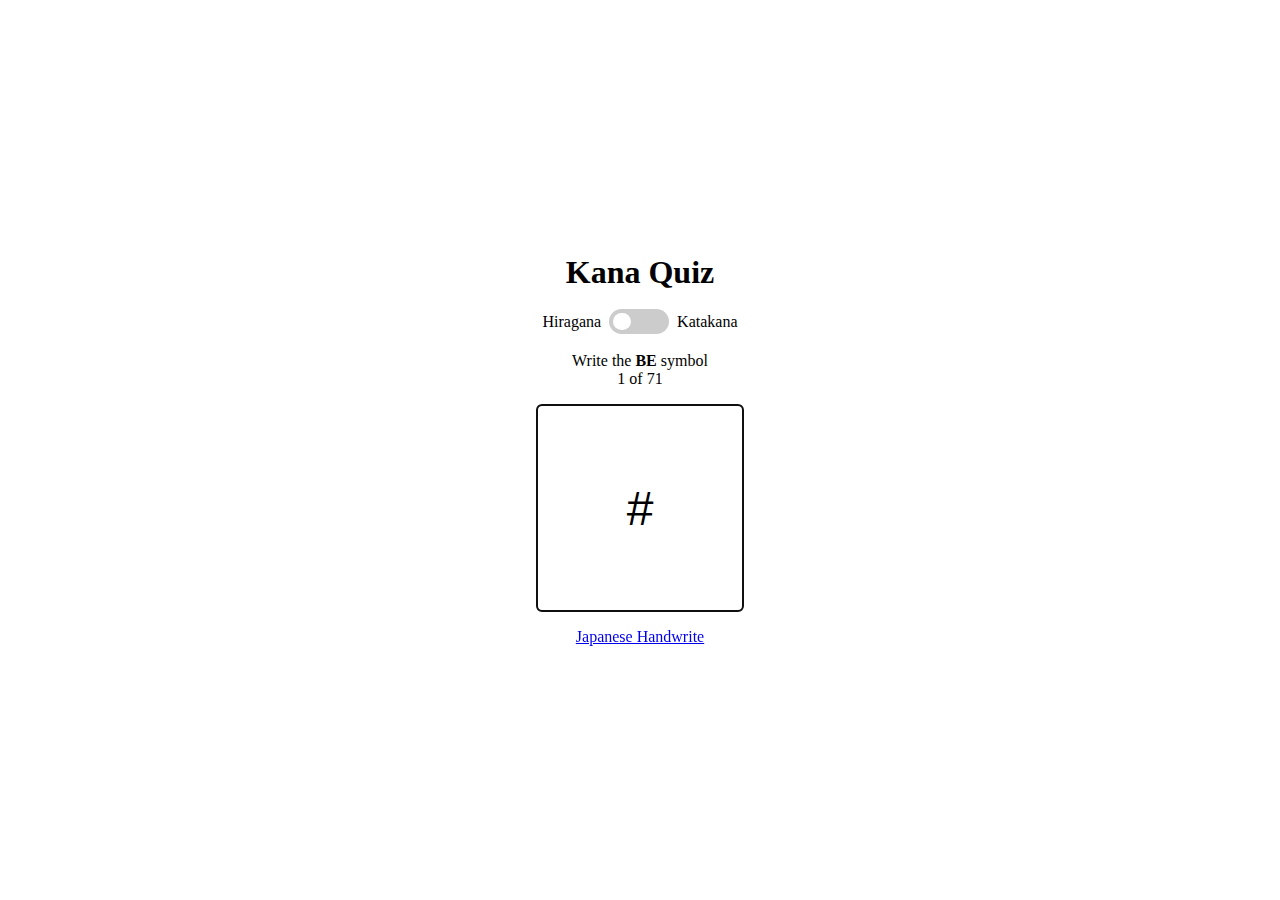
<file: index.html>
<!DOCTYPE html>
<html lang="en">
  <head>
    <meta charset="UTF-8" />
    <meta http-equiv="X-UA-Compatible" content="IE=edge" />
    <meta name="viewport" content="width=device-width, initial-scale=1.0" />
    <title>Kana Quiz</title>
    <link rel="stylesheet" href="style.css" />
  </head>
  <body>
    <h1>Kana Quiz</h1>
    <br />
    <div class="switch-container">
      <span>Hiragana</span>
      <label class="switch">
        <input type="checkbox" id="symbol-switch" />
        <span class="slider round"></span>
      </label>
      <span>Katakana</span>
    </div>
    <br />
    <p>Write the <b id="symbol-label">#</b> symbol</p>
    <p><span id="symbol-count">#</span> of <span>71</span></p>
    <form id="symbol-form">
      <input id="symbol-input" value="#" autofocus required />
    </form>
    <a
      href="https://support.google.com/gboard/answer/9108773?hl=en&co=GENIE.Platform%3DAndroid"
      target="blank"
    >
      Japanese Handwrite
    </a>
    <script src="script.js"></script>
  </body>
</html>
</file>
<file: style.css>
:root {
  background-color: #FFF;
}

* {
  margin: 0;
  padding: 0;
  box-sizing: border-box;
}

body {
  height: 100vh;
  display: flex;
  flex-direction: column;
  justify-content: center;
  align-items: center;
}

#symbol-label {
  text-transform: uppercase;
}

#symbol-form {
  width: 13rem;
  display: flex;
  flex-direction: column;
}

#symbol-input {
  height: 13rem;
  width: auto;
  margin: 1rem 0;
  padding: 1rem;
  text-align: center;
  font-size: 3rem;
  border-radius: 5px;
  animation-duration: 200ms;
  animation-timing-function: linear;
  animation-iteration-count: 1;
  direction: forwards;
}

@keyframes right-answer {
  0% {
    transform: scale(1.05);
    background-color: rgb(185, 255, 185);
    border-color: green;
  }
}

@keyframes wrong-answer {
  0% {
    transform: translateX(-5px);
    background-color: rgb(255, 185, 185);
    border-color: red;
  }
  50% {
    transform: translateX(5px);
  }
  100% {
    transform: none;
  }
}

.switch-container {
  display: flex;
  align-items: center;
}

.switch {
  margin: 0 0.5rem;
  position: relative;
  display: inline-block;
  width: 60px;
  height: 25px;
}

.switch input {
  opacity: 0;
  width: 0;
  height: 0;
}

.slider {
  position: absolute;
  cursor: pointer;
  top: 0;
  left: 0;
  right: 0;
  bottom: 0;
  background-color: #ccc;
  -webkit-transition: .4s;
  transition: .4s;
}

.slider:before {
  position: absolute;
  content: "";
  height: 17.5px;
  width: 17.5px;
  left: 4px;
  bottom: 4px;
  background-color: white;
  -webkit-transition: .4s;
  transition: .4s;
}

input:checked + .slider {
  background-color: #2196F3;
}

input:focus + .slider {
  box-shadow: 0 0 1px #2196F3;
}

input:checked + .slider:before {
  -webkit-transform: translateX(33px);
  -ms-transform: translateX(33px);
  transform: translateX(33px);
}

.slider.round {
  border-radius: 50px;
}

.slider.round:before {
  border-radius: 50%;
}
</file>
